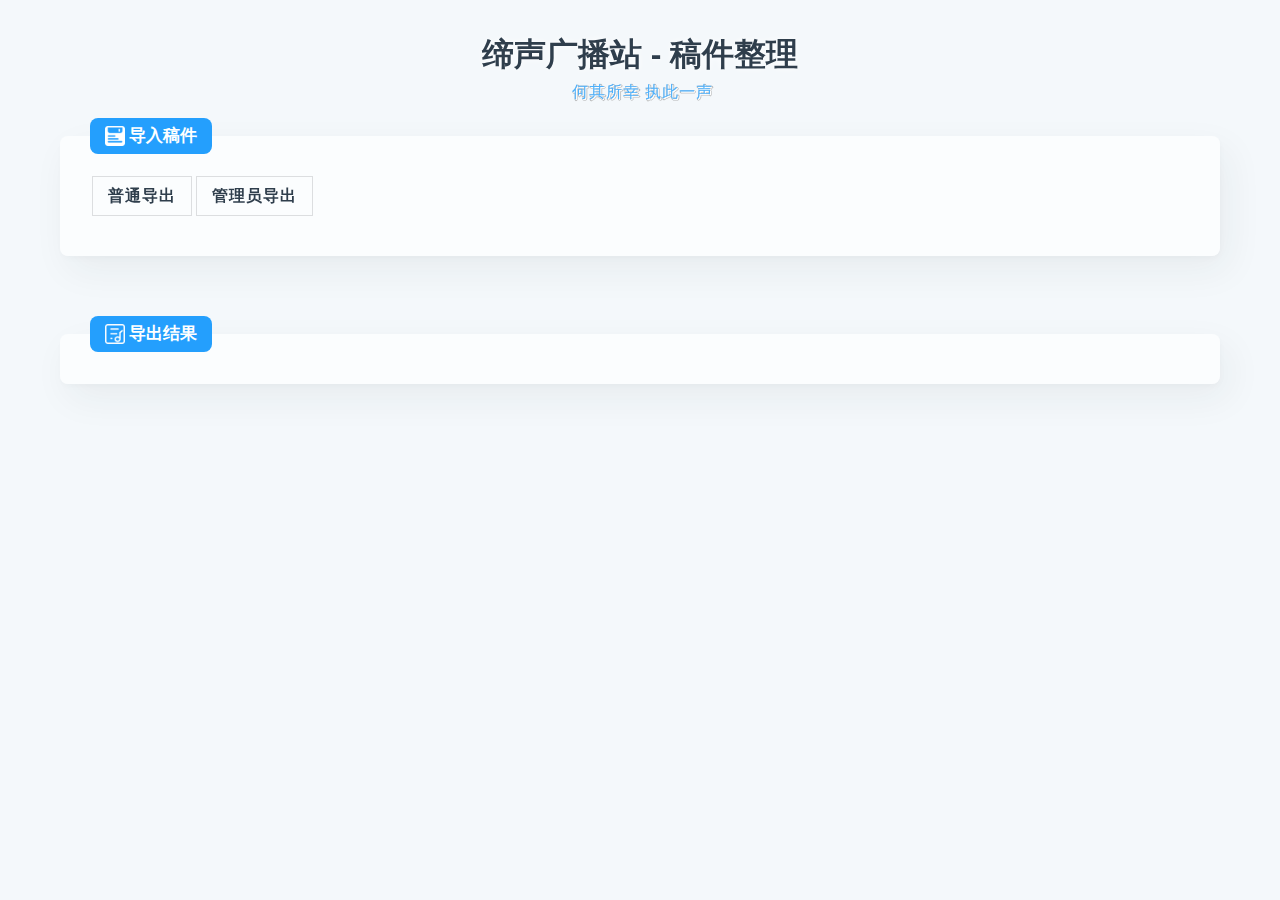
<file: gaojian/index.html>
<!DOCTYPE html>
<html xmlns="http://www.w3.org/1999/xhtml">
  <head>
	<meta http-equiv="Content-Type" content="text/html; charset=utf-8" />
	<meta content="width=device-width, initial-scale=1.0, maximum-scale=1.0" name="viewport" />
	<title>佩伦导航-稿件整理</title>
	<meta name="description" content="佩伦导航是各类网站的集合，依据类型进行导航。便于各类用户快速找到自己想要的网站。本站具有较高的实用性，无任何类型的广告，简洁易用。致力于成为您的浏览器主页。">
	<meta name="keywords" content="导航页,佩伦导航,导航,网址导航">
	<script src="https://apps.bdimg.com/libs/jquery/2.1.4/jquery.min.js"></script>
	<link rel="stylesheet" type="text/css" href="reset.css">
	<style type="text/css">
		#csvFileInput{
		    position: absolute;
		    right: 0px;
		    opacity: 0;
		}
	</style> 
  </head>
  <body id="bo">
  	<script type="text/javascript">
  		function essay(name, contect, niming, type, title, article) {
			this.name = name;
			this.contect = contect;
			this.niming = niming;
			this.type = type;
			this.title = title;
			this.article = article;
		}
  	</script>
  	<div class="bgimg" style="background-image: url(&quot;http://api.btstu.cn/sjbz/?lx=dongman&amp;k=8197557733577572&quot;);"></div>
	<div class="navbar">
		<header>
			<h1 class="title"><a href="https://mp.weixin.qq.com/s/FIQXB75zQJLThpQM9ZVk8A" class="nuxt-link-exact-active nuxt-link-active title  transparent">缔声广播站 - 稿件整理</a></h1>
			<a class="subtitle  transparent" onclick="location.reload();">
				<span id="text">&nbsp;何其所幸 执此一声</span>
			</a>
		</header>
	<div class="con transparent">
		<div class="title">
			<img src="../img/稿件库.png" alt="稿件"><span><input type="file" id="csvFileInput" onchange="readCSVFile(this)"/>导入稿件</span>
		</div>
		<div class="select fullwidth">
			<div class="btn start">
				普通导出
			</div>
			<div class="btn nbstart">
				管理员导出
			</div>
		</div>
	</div>
	</div>
	<div class="con transparent">
		<div class="title">
			<img src="../img/歌单2.png" alt="歌单2"><span>导出结果</span>
		</div>
		<div id="gaojian">

		</div>
	</div>


	<script>
		var allData;
	    function csvToObject(csvString){
	        var csvarry = csvString.split("\r\n");
	        var datas = [];
	        var headers = csvarry[0].split(",");
	        for(var i = 1;i < csvarry.length - 1;i++){
	            var data = {};
	            var temp = csvarry[i].split(",");
	                 for(var j = 0;j < temp.length;j++){
	                     data[headers[j]] = temp[j].replace(/\"/g, "");
	                 }
	            datas.push(data);
	        }
	         return datas;
	    }

	     function FuncCSVInport() {
	         $("#csvFileInput").val("");
	         $("#csvFileInput").click();
	     }

	     function readCSVFile(obj) {
	         var reader = new FileReader();
	         reader.readAsText(obj.files[0]);
	         reader.onload = function () {
	               data = csvToObject(this.result)
	               allData = data
	               console.log(data);
	        }
	   }
	</script>
    <script type="text/javascript">

		function ap (s) { 
			$("#gaojian").html($("#gaojian").html() + s)
		}

		$(".start").click(function() {
    		var essays = new Array();

			for (var i = 0; i < allData.length; i++) {
				essays.push(new essay(allData[i]["\"1.姓名\""], allData[i]["\"2.常用联系方式（方便改稿）\""], allData[i]["\"3.是否匿名\""], allData[i]["\"4.投稿类型\""], allData[i]["\"5.稿件题目\""], allData[i]["\"6.稿件正文\""]));
			}
			console.log(essays)
	        
	        for (var i = 0; i < essays.length; i++) {
	        	//ap("<span class='line'></span>")
	        	ap("</br>")
	        	if(essays[i].niming == "A.匿名")
	        		essays[i].name = "匿名"
	        	if(essays[i].article != "")
	        		//ap("<blockquote>" + essays[i].article  + essays[i].name + " " + essays[i].type.split(".")[1]  + "</blockquote>")
	        		ap("<section style=\"margin: 5px 8.26562px;max-width: 100%;box-sizing: border-box;overflow-wrap: break-word;text-align: center;\"><section data-width=\"100%\" style=\"padding: 25px 20px 25px; max-width: 100%; box-sizing: border-box; overflow-wrap: break-word; vertical-align: top; background-image: url(&quot;https://mmbiz.qlogo.cn/mmbiz_png/Avpd0CPibXBpGmLls8dPD9ibib5MdcdCunDRpbUynM2H0kRQ7fyTJYHrK69DMuUuCsNXRONEB3ateDz7KTlZ3Rf3g/0?wx_fmt=gif&quot;); background-position: 0% 0%; background-repeat: repeat; background-size: 9.4512%; background-attachment: scroll; border-width: 6px 0px 0px; box-shadow: rgb(66, 66, 66) 1.41421px 1.41421px 8px; border-radius: 5px; border-style: solid none none; border-color: rgb(127, 201, 212) rgb(62, 62, 62) rgb(62, 62, 62); overflow: hidden;\"><section style=\"max-width: 100%; box-sizing: border-box; overflow-wrap: break-word;\"><section style=\"max-width: 100%; box-sizing: border-box; overflow-wrap: break-word; text-align: justify; font-size: 14px; color: rgb(117, 117, 117);\"><h2 class='etitle'>" + essays[i].title + "</h2><p class='sb'>" + essays[i].article + "</p></br></br><p>" +  essays[i].name + " "+ essays[i].type.split(".")[1]+ "</p></section></section></section></section>")
	        		ap("  ")
	        }
		})


		$(".nbstart").click(function() {
    		var essays = new Array();

			for (var i = 0; i < allData.length; i++) {
				essays.push(new essay(allData[i]["\"1.姓名\""], allData[i]["\"2.常用联系方式（方便改稿）\""], allData[i]["\"3.是否匿名\""], allData[i]["\"4.投稿类型\""], allData[i]["\"5.稿件题目\""], allData[i]["\"6.稿件正文\""]));
			}
			console.log(essays)
	        
	        for (var i = 0; i < essays.length; i++) {
	        	//ap("<span class='line'></span>")
	        	ap("</br>")
	        	if(essays[i].article != "")
	        		//ap("<blockquote>" + essays[i].article  + essays[i].name + " " + essays[i].type.split(".")[1]  + "</blockquote>")
	        		ap("<section style=\"margin: 5px 8.26562px;max-width: 100%;box-sizing: border-box;overflow-wrap: break-word;text-align: center;\"><section data-width=\"100%\" style=\"padding: 25px 20px 25px; max-width: 100%; box-sizing: border-box; overflow-wrap: break-word; vertical-align: top; background-image: url(&quot;https://mmbiz.qlogo.cn/mmbiz_png/Avpd0CPibXBpGmLls8dPD9ibib5MdcdCunDRpbUynM2H0kRQ7fyTJYHrK69DMuUuCsNXRONEB3ateDz7KTlZ3Rf3g/0?wx_fmt=gif&quot;); background-position: 0% 0%; background-repeat: repeat; background-size: 9.4512%; background-attachment: scroll; border-width: 6px 0px 0px; box-shadow: rgb(66, 66, 66) 1.41421px 1.41421px 8px; border-radius: 5px; border-style: solid none none; border-color: rgb(127, 201, 212) rgb(62, 62, 62) rgb(62, 62, 62); overflow: hidden;\"><section style=\"max-width: 100%; box-sizing: border-box; overflow-wrap: break-word;\"><section style=\"max-width: 100%; box-sizing: border-box; overflow-wrap: break-word; text-align: justify; font-size: 14px; color: rgb(117, 117, 117);\"><h2 class='etitle'>" + essays[i].title + "</h2><p class='sb'>" + essays[i].article + "</p></br></br><p>" +  essays[i].name+ "(" + essays[i].niming + ") "+ essays[i].type.split(".")[1]+ " &nbsp;联系方式：" + essays[i].contect + "</p></section></section></section></section>")
	        		ap("  ")
	        }
		})
    </script>
</body>
</html>
</file>
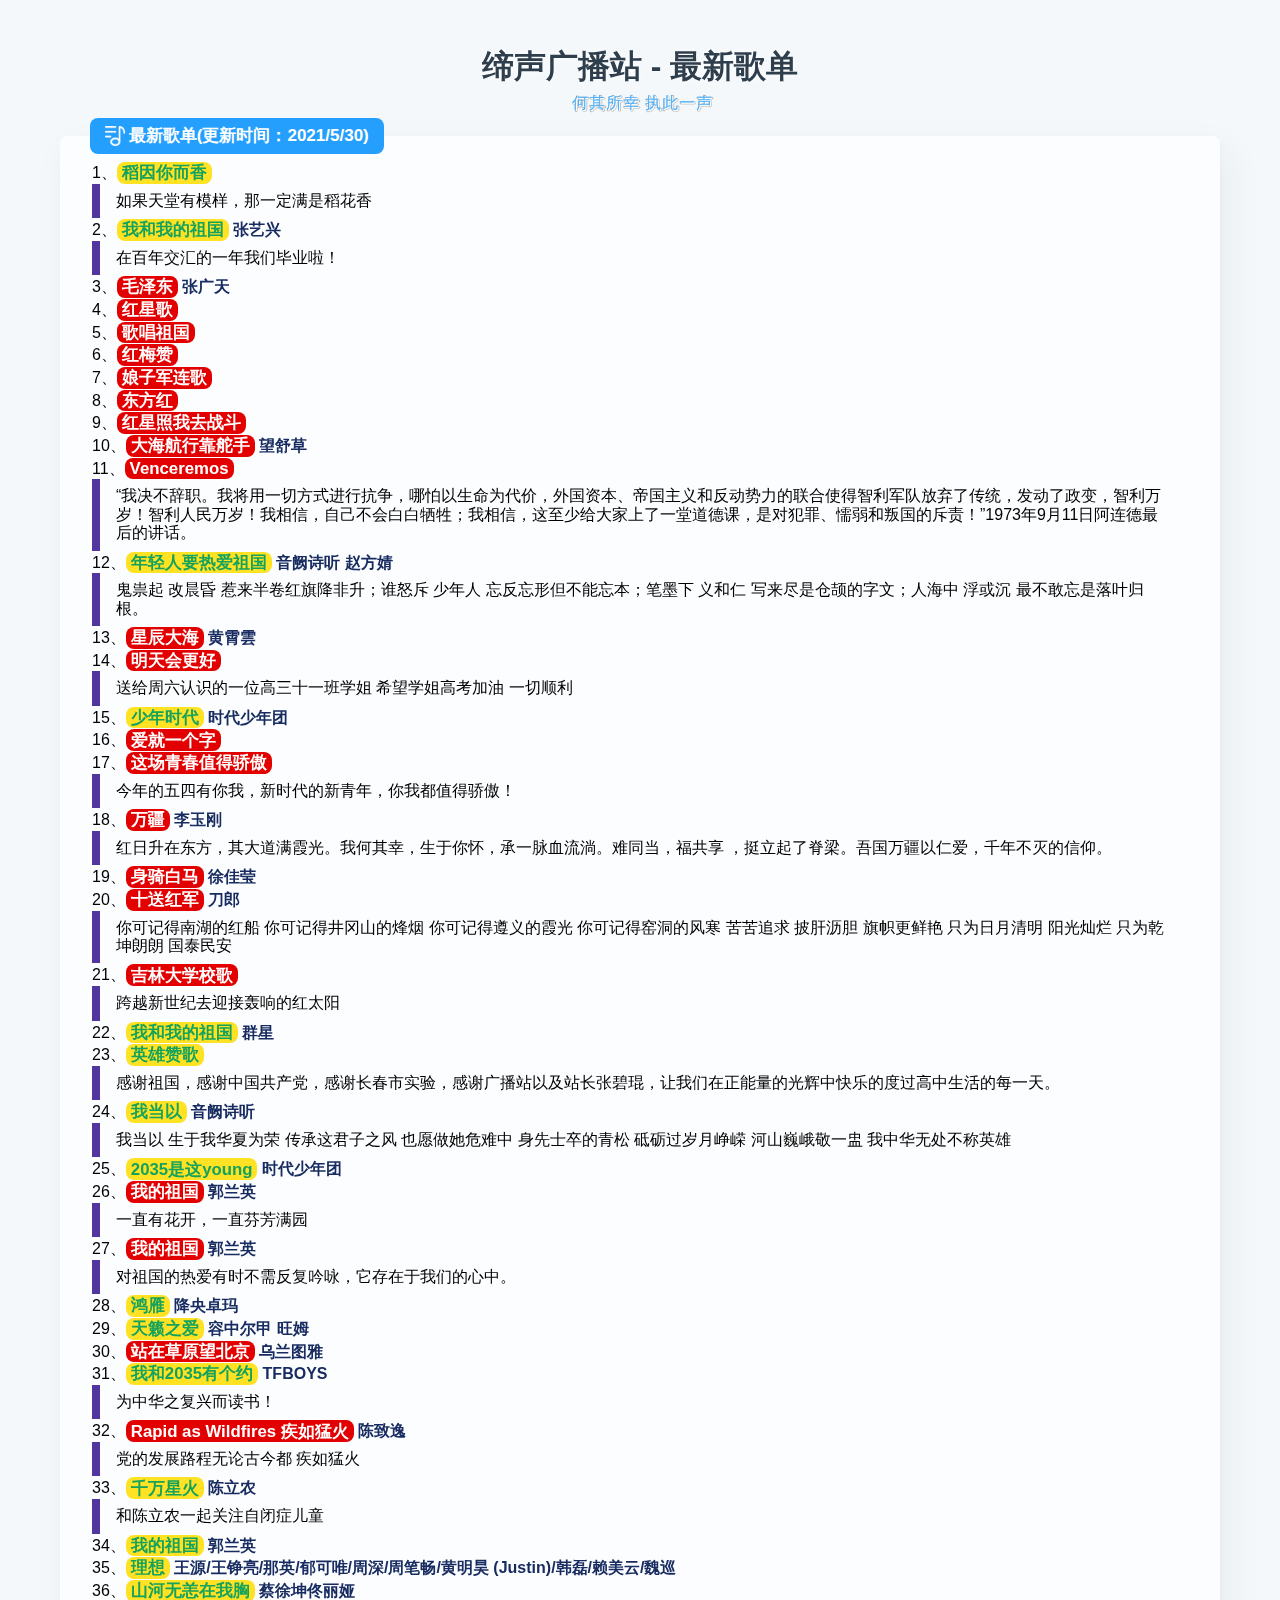
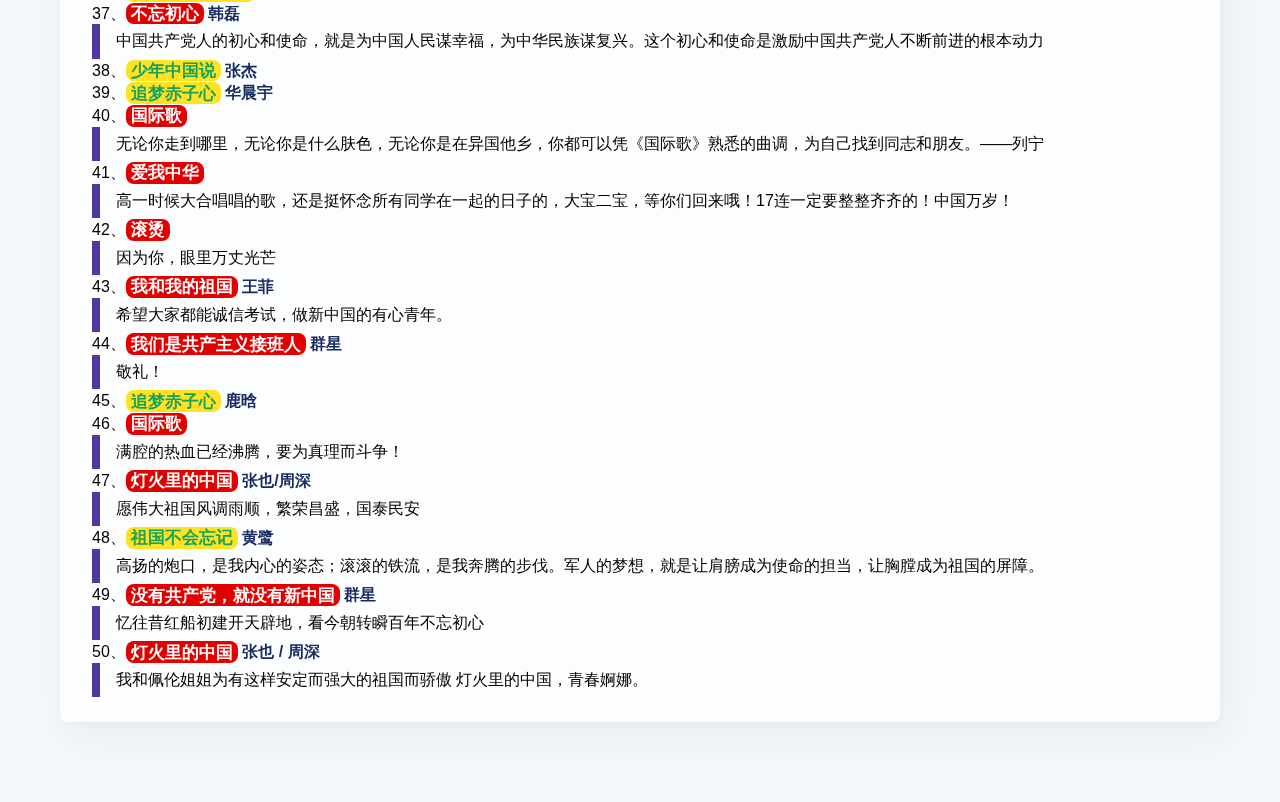
<file: gd/index.html>
<!DOCTYPE html>
<html xmlns="http://www.w3.org/1999/xhtml">
  <head>
    <meta http-equiv="Content-Type" content="text/html; charset=utf-8" />
    <meta http-equiv="pragma" content="no-cache" />
    <meta http-equiv="Cache-Control" content="no-cache, must-revalidate" />
    <meta http-equiv="expires" content="0" />
    <meta
      content="width=device-width,initial-scale=1,maximum-scale=1"
      name="viewport"
    />
    <title>缔声广播站-最新歌单</title>
    <meta name="description" content="缔声广播站歌单" />
    <meta name="keywords" content="缔声,长春市实验中学,广播站,歌单" />
    <script src="https://apps.bdimg.com/libs/jquery/2.1.4/jquery.min.js"></script>
    <link rel="stylesheet" type="text/css" href="reset.css" />
  </head>
  <body id="bo">
    <div
      class="bgimg"
      style="
        background-image: url(http://api.btstu.cn/sjbz/?lx=dongman&k=8197557733577572);
      "
    ></div>
    <div class="bgimg" id="yfz" style="background-image: url(https://z3.ax1x.com/2021/03/21/648YtS.png);"    ></div>    <div class="navbar" background="../img/bk.jpg">
      <header>
      <input id="hide" type="text" style="opacity: 0;">        <h1 class="title">
          <a
            id="print"
            class="nuxt-link-exact-active nuxt-link-active title transparent"
            >缔声广播站 - 最新歌单</a
          >
        </h1>
        <a class="subtitle transparent" onclick="location.reload()"
          ><span id="text"> 何其所幸 执此一声</span></a
        >
      </header>
      <div class="con transparent">
        <div class="title">
          <img src="../img/歌单.png" alt="歌单" /><span
            >最新歌单(更新时间：2021/5/30)</span
          >
        </div>            1、<span class='name B' title="&#10;点击复制《稻因你而香》&#10;然后请粘贴到 QQ 音乐 中&#10;——爱你的 pljj" onclick="copy('稻因你而香 ')">稻因你而香</span>
            	<span class='singer'> </span><br />
            	<blockquote class='say'>如果天堂有模样，那一定满是稻花香</blockquote>
            2、<span class='name B' title="&#10;点击复制《我和我的祖国》&#10;然后请粘贴到 QQ 音乐 中&#10;——爱你的 pljj" onclick="copy('我和我的祖国 张艺兴')">我和我的祖国</span>
            	<span class='singer'> 张艺兴</span><br />
            	<blockquote class='say'>在百年交汇的一年我们毕业啦！</blockquote>
            3、<span class='name A' title="&#10;点击复制《毛泽东》&#10;然后请粘贴到 网易云音乐 中&#10;——爱你的 pljj" onclick="copy('毛泽东 张广天')">毛泽东</span>
            	<span class='singer'> 张广天</span><br />
            4、<span class='name A' title="&#10;点击复制《红星歌》&#10;然后请粘贴到 网易云音乐 中&#10;——爱你的 pljj" onclick="copy('红星歌 ')">红星歌</span>
            	<span class='singer'> </span><br />
            5、<span class='name A' title="&#10;点击复制《歌唱祖国》&#10;然后请粘贴到 网易云音乐 中&#10;——爱你的 pljj" onclick="copy('歌唱祖国 ')">歌唱祖国</span>
            	<span class='singer'> </span><br />
            6、<span class='name A' title="&#10;点击复制《红梅赞》&#10;然后请粘贴到 网易云音乐 中&#10;——爱你的 pljj" onclick="copy('红梅赞 ')">红梅赞</span>
            	<span class='singer'> </span><br />
            7、<span class='name A' title="&#10;点击复制《娘子军连歌》&#10;然后请粘贴到 网易云音乐 中&#10;——爱你的 pljj" onclick="copy('娘子军连歌 ')">娘子军连歌</span>
            	<span class='singer'> </span><br />
            8、<span class='name A' title="&#10;点击复制《东方红》&#10;然后请粘贴到 网易云音乐 中&#10;——爱你的 pljj" onclick="copy('东方红 ')">东方红</span>
            	<span class='singer'> </span><br />
            9、<span class='name A' title="&#10;点击复制《红星照我去战斗》&#10;然后请粘贴到 网易云音乐 中&#10;——爱你的 pljj" onclick="copy('红星照我去战斗 ')">红星照我去战斗</span>
            	<span class='singer'> </span><br />
            10、<span class='name A' title="&#10;点击复制《大海航行靠舵手》&#10;然后请粘贴到 网易云音乐 中&#10;——爱你的 pljj" onclick="copy('大海航行靠舵手 望舒草')">大海航行靠舵手</span>
            	<span class='singer'> 望舒草</span><br />
            11、<span class='name A' title="&#10;点击复制《Venceremos》&#10;然后请粘贴到 网易云音乐 中&#10;——爱你的 pljj" onclick="copy('Venceremos ')">Venceremos</span>
            	<span class='singer'> </span><br />
            	<blockquote class='say'>“我决不辞职。我将用一切方式进行抗争，哪怕以生命为代价，外国资本、帝国主义和反动势力的联合使得智利军队放弃了传统，发动了政变，智利万岁！智利人民万岁！我相信，自己不会白白牺牲；我相信，这至少给大家上了一堂道德课，是对犯罪、懦弱和叛国的斥责！”1973年9月11日阿连德最后的讲话。</blockquote>
            12、<span class='name B' title="&#10;点击复制《年轻人要热爱祖国》&#10;然后请粘贴到 QQ 音乐 中&#10;——爱你的 pljj" onclick="copy('年轻人要热爱祖国 音阙诗听 赵方婧')">年轻人要热爱祖国</span>
            	<span class='singer'> 音阙诗听 赵方婧</span><br />
            	<blockquote class='say'>鬼祟起 改晨昏 惹来半卷红旗降非升；谁怒斥 少年人 忘反忘形但不能忘本；笔墨下 义和仁 写来尽是仓颉的字文；人海中 浮或沉 最不敢忘是落叶归根。</blockquote>
            13、<span class='name A' title="&#10;点击复制《星辰大海》&#10;然后请粘贴到 网易云音乐 中&#10;——爱你的 pljj" onclick="copy('星辰大海 黄霄雲')">星辰大海</span>
            	<span class='singer'> 黄霄雲</span><br />
            14、<span class='name A' title="&#10;点击复制《明天会更好》&#10;然后请粘贴到 网易云音乐 中&#10;——爱你的 pljj" onclick="copy('明天会更好 ')">明天会更好</span>
            	<span class='singer'> </span><br />
            	<blockquote class='say'>送给周六认识的一位高三十一班学姐 希望学姐高考加油 一切顺利</blockquote>
            15、<span class='name B' title="&#10;点击复制《少年时代》&#10;然后请粘贴到 QQ 音乐 中&#10;——爱你的 pljj" onclick="copy('少年时代 时代少年团')">少年时代</span>
            	<span class='singer'> 时代少年团</span><br />
            16、<span class='name A' title="&#10;点击复制《爱就一个字》&#10;然后请粘贴到 网易云音乐 中&#10;——爱你的 pljj" onclick="copy('爱就一个字 ')">爱就一个字</span>
            	<span class='singer'> </span><br />
            17、<span class='name A' title="&#10;点击复制《这场青春值得骄傲》&#10;然后请粘贴到 网易云音乐 中&#10;——爱你的 pljj" onclick="copy('这场青春值得骄傲 ')">这场青春值得骄傲</span>
            	<span class='singer'> </span><br />
            	<blockquote class='say'>今年的五四有你我，新时代的新青年，你我都值得骄傲！</blockquote>
            18、<span class='name A' title="&#10;点击复制《万疆》&#10;然后请粘贴到 网易云音乐 中&#10;——爱你的 pljj" onclick="copy('万疆 李玉刚')">万疆</span>
            	<span class='singer'> 李玉刚</span><br />
            	<blockquote class='say'>红日升在东方，其大道满霞光。我何其幸，生于你怀，承一脉血流淌。难同当，福共享 ，挺立起了脊梁。吾国万疆以仁爱，千年不灭的信仰。</blockquote>
            19、<span class='name A' title="&#10;点击复制《身骑白马》&#10;然后请粘贴到 网易云音乐 中&#10;——爱你的 pljj" onclick="copy('身骑白马 徐佳莹')">身骑白马</span>
            	<span class='singer'> 徐佳莹</span><br />
            20、<span class='name A' title="&#10;点击复制《十送红军》&#10;然后请粘贴到 网易云音乐 中&#10;——爱你的 pljj" onclick="copy('十送红军 刀郎')">十送红军</span>
            	<span class='singer'> 刀郎</span><br />
            	<blockquote class='say'>你可记得南湖的红船 你可记得井冈山的烽烟 你可记得遵义的霞光 你可记得窑洞的风寒 苦苦追求 披肝沥胆 旗帜更鲜艳 只为日月清明 阳光灿烂 只为乾坤朗朗 国泰民安</blockquote>
            21、<span class='name A' title="&#10;点击复制《吉林大学校歌》&#10;然后请粘贴到 网易云音乐 中&#10;——爱你的 pljj" onclick="copy('吉林大学校歌 ')">吉林大学校歌</span>
            	<span class='singer'> </span><br />
            	<blockquote class='say'>跨越新世纪去迎接轰响的红太阳</blockquote>
            22、<span class='name B' title="&#10;点击复制《我和我的祖国》&#10;然后请粘贴到 QQ 音乐 中&#10;——爱你的 pljj" onclick="copy('我和我的祖国 群星')">我和我的祖国</span>
            	<span class='singer'> 群星</span><br />
            23、<span class='name B' title="&#10;点击复制《英雄赞歌》&#10;然后请粘贴到 QQ 音乐 中&#10;——爱你的 pljj" onclick="copy('英雄赞歌 ')">英雄赞歌</span>
            	<span class='singer'> </span><br />
            	<blockquote class='say'>感谢祖国，感谢中国共产党，感谢长春市实验，感谢广播站以及站长张碧琨，让我们在正能量的光辉中快乐的度过高中生活的每一天。</blockquote>
            24、<span class='name B' title="&#10;点击复制《我当以》&#10;然后请粘贴到 QQ 音乐 中&#10;——爱你的 pljj" onclick="copy('我当以 音阙诗听')">我当以</span>
            	<span class='singer'> 音阙诗听</span><br />
            	<blockquote class='say'>我当以 生于我华夏为荣 传承这君子之风 也愿做她危难中 身先士卒的青松 砥砺过岁月峥嵘 河山巍峨敬一盅 我中华无处不称英雄</blockquote>
            25、<span class='name B' title="&#10;点击复制《2035是这young》&#10;然后请粘贴到 QQ 音乐 中&#10;——爱你的 pljj" onclick="copy('2035是这young 时代少年团')">2035是这young</span>
            	<span class='singer'> 时代少年团</span><br />
            26、<span class='name A' title="&#10;点击复制《我的祖国》&#10;然后请粘贴到 网易云音乐 中&#10;——爱你的 pljj" onclick="copy('我的祖国 郭兰英')">我的祖国</span>
            	<span class='singer'> 郭兰英</span><br />
            	<blockquote class='say'>一直有花开，一直芬芳满园</blockquote>
            27、<span class='name A' title="&#10;点击复制《我的祖国》&#10;然后请粘贴到 网易云音乐 中&#10;——爱你的 pljj" onclick="copy('我的祖国 郭兰英')">我的祖国</span>
            	<span class='singer'> 郭兰英</span><br />
            	<blockquote class='say'>对祖国的热爱有时不需反复吟咏，它存在于我们的心中。</blockquote>
            28、<span class='name B' title="&#10;点击复制《鸿雁》&#10;然后请粘贴到 QQ 音乐 中&#10;——爱你的 pljj" onclick="copy('鸿雁 降央卓玛')">鸿雁</span>
            	<span class='singer'> 降央卓玛</span><br />
            29、<span class='name B' title="&#10;点击复制《天籁之爱》&#10;然后请粘贴到 QQ 音乐 中&#10;——爱你的 pljj" onclick="copy('天籁之爱 容中尔甲 旺姆')">天籁之爱</span>
            	<span class='singer'> 容中尔甲 旺姆</span><br />
            30、<span class='name A' title="&#10;点击复制《站在草原望北京》&#10;然后请粘贴到 网易云音乐 中&#10;——爱你的 pljj" onclick="copy('站在草原望北京 乌兰图雅')">站在草原望北京</span>
            	<span class='singer'> 乌兰图雅</span><br />
            31、<span class='name B' title="&#10;点击复制《我和2035有个约》&#10;然后请粘贴到 QQ 音乐 中&#10;——爱你的 pljj" onclick="copy('我和2035有个约 TFBOYS')">我和2035有个约</span>
            	<span class='singer'> TFBOYS</span><br />
            	<blockquote class='say'>为中华之复兴而读书！</blockquote>
            32、<span class='name A' title="&#10;点击复制《Rapid as Wildfires 疾如猛火》&#10;然后请粘贴到 网易云音乐 中&#10;——爱你的 pljj" onclick="copy('Rapid as Wildfires 疾如猛火 陈致逸')">Rapid as Wildfires 疾如猛火</span>
            	<span class='singer'> 陈致逸</span><br />
            	<blockquote class='say'>党的发展路程无论古今都 疾如猛火</blockquote>
            33、<span class='name B' title="&#10;点击复制《千万星火》&#10;然后请粘贴到 QQ 音乐 中&#10;——爱你的 pljj" onclick="copy('千万星火 陈立农')">千万星火</span>
            	<span class='singer'> 陈立农</span><br />
            	<blockquote class='say'>和陈立农一起关注自闭症儿童</blockquote>
            34、<span class='name B' title="&#10;点击复制《我的祖国》&#10;然后请粘贴到 QQ 音乐 中&#10;——爱你的 pljj" onclick="copy('我的祖国 郭兰英')">我的祖国</span>
            	<span class='singer'> 郭兰英</span><br />
            35、<span class='name B' title="&#10;点击复制《理想》&#10;然后请粘贴到 QQ 音乐 中&#10;——爱你的 pljj" onclick="copy('理想 王源/王铮亮/那英/郁可唯/周深/周笔畅/黄明昊 (Justin)/韩磊/赖美云/魏巡')">理想</span>
            	<span class='singer'> 王源/王铮亮/那英/郁可唯/周深/周笔畅/黄明昊 (Justin)/韩磊/赖美云/魏巡</span><br />
            36、<span class='name B' title="&#10;点击复制《山河无恙在我胸》&#10;然后请粘贴到 QQ 音乐 中&#10;——爱你的 pljj" onclick="copy('山河无恙在我胸 蔡徐坤佟丽娅')">山河无恙在我胸</span>
            	<span class='singer'> 蔡徐坤佟丽娅</span><br />
            37、<span class='name A' title="&#10;点击复制《不忘初心》&#10;然后请粘贴到 网易云音乐 中&#10;——爱你的 pljj" onclick="copy('不忘初心 韩磊')">不忘初心</span>
            	<span class='singer'> 韩磊</span><br />
            	<blockquote class='say'>中国共产党人的初心和使命，就是为中国人民谋幸福，为中华民族谋复兴。这个初心和使命是激励中国共产党人不断前进的根本动力</blockquote>
            38、<span class='name B' title="&#10;点击复制《少年中国说》&#10;然后请粘贴到 QQ 音乐 中&#10;——爱你的 pljj" onclick="copy('少年中国说 张杰')">少年中国说</span>
            	<span class='singer'> 张杰</span><br />
            39、<span class='name B' title="&#10;点击复制《追梦赤子心》&#10;然后请粘贴到 QQ 音乐 中&#10;——爱你的 pljj" onclick="copy('追梦赤子心 华晨宇')">追梦赤子心</span>
            	<span class='singer'> 华晨宇</span><br />
            40、<span class='name A' title="&#10;点击复制《国际歌》&#10;然后请粘贴到 网易云音乐 中&#10;——爱你的 pljj" onclick="copy('国际歌 ')">国际歌</span>
            	<span class='singer'> </span><br />
            	<blockquote class='say'>无论你走到哪里，无论你是什么肤色，无论你是在异国他乡，你都可以凭《国际歌》熟悉的曲调，为自己找到同志和朋友。——列宁</blockquote>
            41、<span class='name A' title="&#10;点击复制《爱我中华》&#10;然后请粘贴到 网易云音乐 中&#10;——爱你的 pljj" onclick="copy('爱我中华 ')">爱我中华</span>
            	<span class='singer'> </span><br />
            	<blockquote class='say'>高一时候大合唱唱的歌，还是挺怀念所有同学在一起的日子的，大宝二宝，等你们回来哦！17连一定要整整齐齐的！中国万岁！</blockquote>
            42、<span class='name A' title="&#10;点击复制《滚烫》&#10;然后请粘贴到 网易云音乐 中&#10;——爱你的 pljj" onclick="copy('滚烫 ')">滚烫</span>
            	<span class='singer'> </span><br />
            	<blockquote class='say'>因为你，眼里万丈光芒</blockquote>
            43、<span class='name A' title="&#10;点击复制《我和我的祖国》&#10;然后请粘贴到 网易云音乐 中&#10;——爱你的 pljj" onclick="copy('我和我的祖国 王菲')">我和我的祖国</span>
            	<span class='singer'> 王菲</span><br />
            	<blockquote class='say'>希望大家都能诚信考试，做新中国的有心青年。</blockquote>
            44、<span class='name A' title="&#10;点击复制《我们是共产主义接班人》&#10;然后请粘贴到 网易云音乐 中&#10;——爱你的 pljj" onclick="copy('我们是共产主义接班人 群星')">我们是共产主义接班人</span>
            	<span class='singer'> 群星</span><br />
            	<blockquote class='say'>敬礼！</blockquote>
            45、<span class='name B' title="&#10;点击复制《追梦赤子心》&#10;然后请粘贴到 QQ 音乐 中&#10;——爱你的 pljj" onclick="copy('追梦赤子心 鹿晗')">追梦赤子心</span>
            	<span class='singer'> 鹿晗</span><br />
            46、<span class='name A' title="&#10;点击复制《国际歌》&#10;然后请粘贴到 网易云音乐 中&#10;——爱你的 pljj" onclick="copy('国际歌 ')">国际歌</span>
            	<span class='singer'> </span><br />
            	<blockquote class='say'>满腔的热血已经沸腾，要为真理而斗争！</blockquote>
            47、<span class='name A' title="&#10;点击复制《灯火里的中国》&#10;然后请粘贴到 网易云音乐 中&#10;——爱你的 pljj" onclick="copy('灯火里的中国 张也/周深')">灯火里的中国</span>
            	<span class='singer'> 张也/周深</span><br />
            	<blockquote class='say'>愿伟大祖国风调雨顺，繁荣昌盛，国泰民安</blockquote>
            48、<span class='name B' title="&#10;点击复制《祖国不会忘记》&#10;然后请粘贴到 QQ 音乐 中&#10;——爱你的 pljj" onclick="copy('祖国不会忘记 黄鹭')">祖国不会忘记</span>
            	<span class='singer'> 黄鹭</span><br />
            	<blockquote class='say'>高扬的炮口，是我内心的姿态；滚滚的铁流，是我奔腾的步伐。军人的梦想，就是让肩膀成为使命的担当，让胸膛成为祖国的屏障。</blockquote>
            49、<span class='name A' title="&#10;点击复制《没有共产党，就没有新中国》&#10;然后请粘贴到 网易云音乐 中&#10;——爱你的 pljj" onclick="copy('没有共产党，就没有新中国 群星')">没有共产党，就没有新中国</span>
            	<span class='singer'> 群星</span><br />
            	<blockquote class='say'>忆往昔红船初建开天辟地，看今朝转瞬百年不忘初心</blockquote>
            50、<span class='name A' title="&#10;点击复制《灯火里的中国》&#10;然后请粘贴到 网易云音乐 中&#10;——爱你的 pljj" onclick="copy('灯火里的中国 张也 / 周深')">灯火里的中国</span>
            	<span class='singer'> 张也 / 周深</span><br />
            	<blockquote class='say'>我和佩伦姐姐为有这样安定而强大的祖国而骄傲  灯火里的中国，青春婀娜。</blockquote>
</div></div><script type="text/javascript">$("#yfz").fadeOut(0);$("#print").click(function(){window.print();})
function copy(text){$("#hide").val(text);$("#hide").select();document.execCommand("Copy");$("#yfz").fadeIn(0);$("#yfz").fadeOut(2000);}</script></body></html>
</file>
